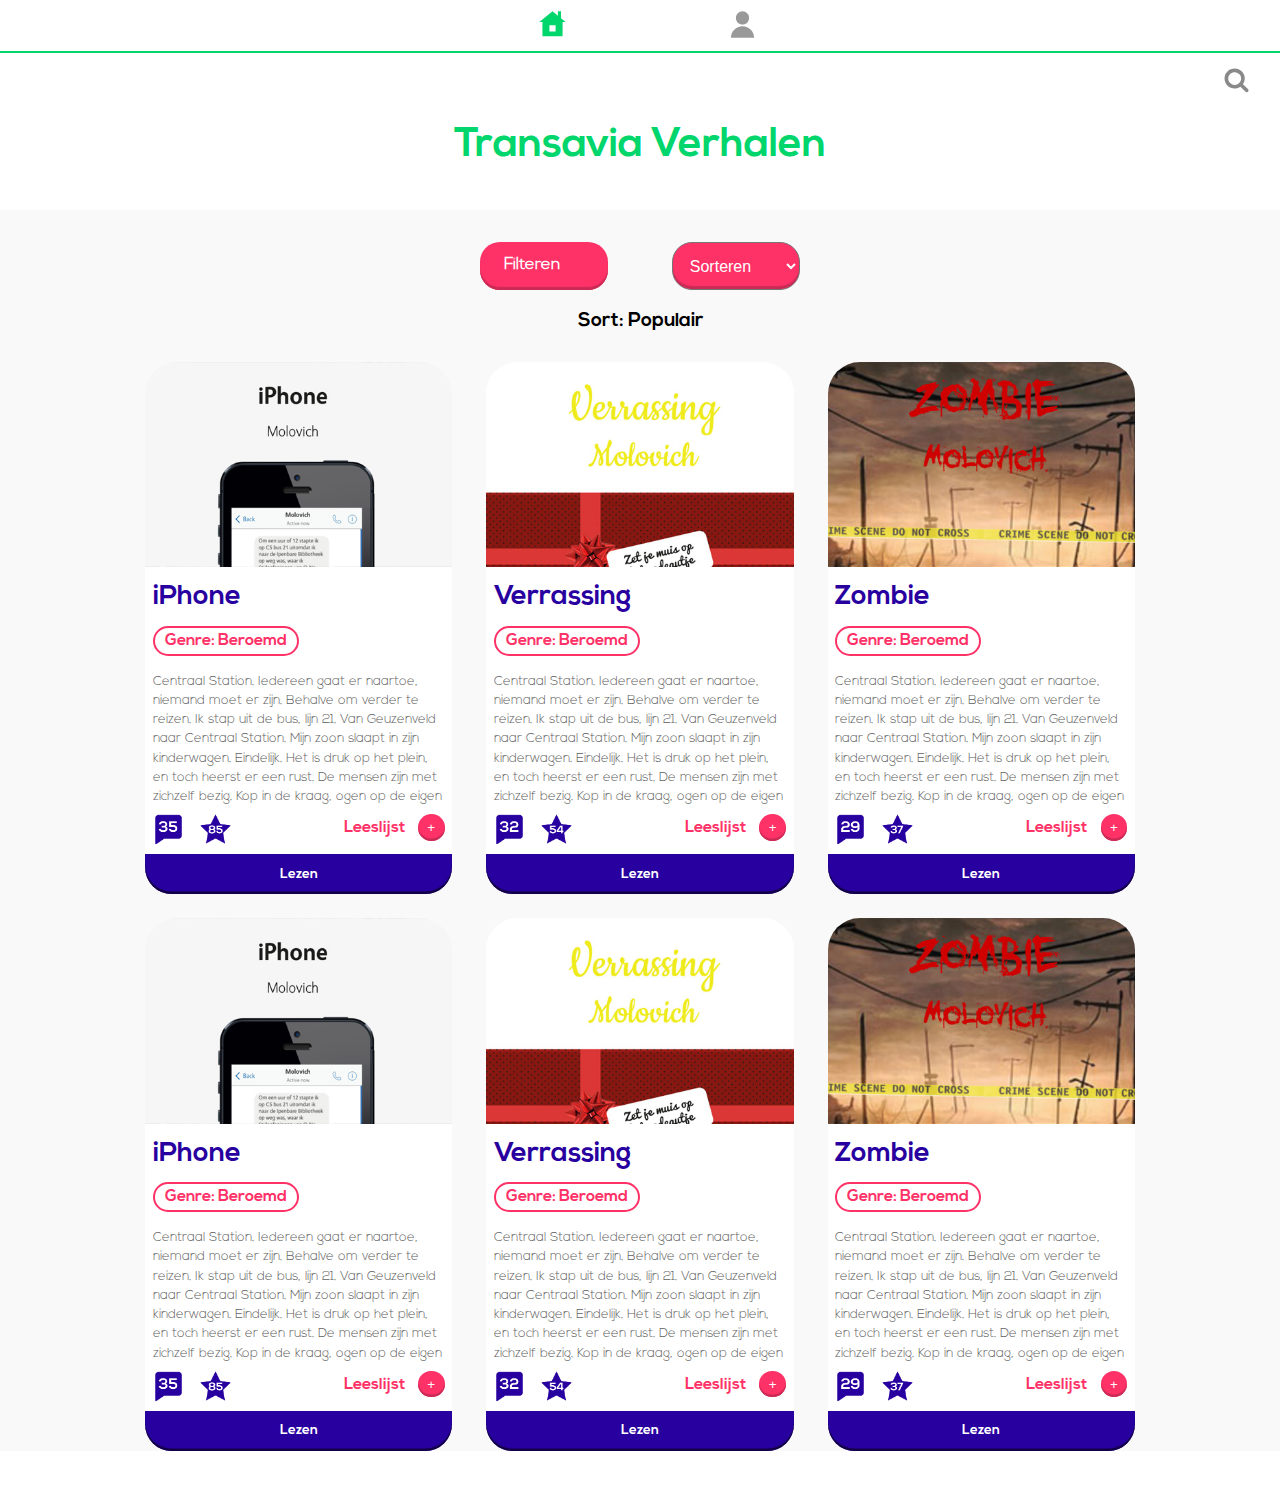
<file: index.html>
<!DOCTYPE html>
<html lang="nl">

<head>
    <meta charset="UTF-8">
    <title>Transavia Verhalen</title>
    <!--General--><link rel="stylesheet" href="stylesheet/stylesheet-general.css">
    <!--Navigatie--><link rel="stylesheet" href="stylesheet/stylesheet-nav.css">
    <!--Zoeken--><link rel="stylesheet" href="stylesheet/stylesheet-zoeken.css">
    <!--Verhaalblokje--><link rel="stylesheet" href="stylesheet/stylesheet-verhaalblokje.css">
    <!--Footer--><link rel="stylesheet" href="stylesheet/stylesheet-footer.css">
    <!--Fitleren-Sorteren--><link rel="stylesheet" href="stylesheet/stylesheet-filter-sort.css">
    <meta name="viewport" content="initial-scale=1">
</head>

<body>

    <header>
        <nav>
            <ul>
                <li class="active"><a href="index.html">Home</a></li>
                <li><a class="lid" href="aanmelden.html">Profiel<span>Maak een profiel aan om je verhalen in op te slaan!</span></a></li>
            </ul>
        </nav>
    </header>
       
        <section></section><!--Popup profiel-->
        <input type="search" name="zoeken" placeholder="Zoeken..">

    <main>
     
      <div class="Titel">
            <h1>Transavia Verhalen</h1>
        </div>
       <aside>
             <section>
              <span id="button" class="btn">Filteren</span>

                <div id="content">
                    <label><input type="checkbox">Korte verhalen</label>
                    <label><input type="checkbox">Lange verhalen</label>
                    <label><input type="checkbox">Schrijfstijl</label>
                    <label><input type="checkbox">Beroemd</label>
                    <label><input type="checkbox">Evenement</label>
                    <label><input type="checkbox">Grappig</label>
                    <label><input type="checkbox">Mens</label>
                    <label><input type="checkbox">Negatief</label>
                    <label><input type="checkbox">Perspectief</label>
                    <label><input type="checkbox">Poezië</label>
                    <label><input type="checkbox">Taal</label>
                </div>
                </section>
                <form>
                    <select name="Sorteren">
                        <option value="Sorteren">Sorteren</option>
                        <option value="Populaire-verhalen">Populaire verhalen</option>
                        <option value="Nog niet ontdekt">Nog niet ontdekt</option>
                        <option value="Alfabet-A-Z">Alfabet A-Z</option>
                        <option value="Alfabet-Z-A">Alfabet Z-A</option>
                        <option value="Nummer">Nummer</option>
                        <option value="Datum">Datum</option>
                    </select>
                </form>
    </aside>
       
    <h2 class="fixed-sort">Sort: Populair</h2>
       
       <section class="totaal-verhalen">
       
        <section class="verhaalblokje">
           <img src="images/verhalen/iphone.jpg" alt="iPhone verhaal">
            <article>
                <h3><a href="iphone.html">iPhone</a></h3>
                <h4 class="tag">Genre: Beroemd</h4>
                <p>Centraal Station. Iedereen gaat er naartoe, niemand moet er zijn. Behalve om verder te reizen. Ik stap uit de bus, lijn 21. Van Geuzenveld naar Centraal Station. Mijn zoon slaapt in zijn kinderwagen. Eindelijk. Het is druk op het plein, en toch heerst er een rust. De mensen zijn met zichzelf bezig. Kop in de kraag, ogen op de eigen voeten. Het miezert en het waait.</p>
                <footer class="footer-info ruimte">
                   <img class="leeslijst" src="images/icons/message-1.png" alt="Comments-icon">
                   <img class="leeslijst" src="images/icons/star-1.png" alt="Star-icon">
                    <a class="leeslijst leeslijst-actie">Leeslijst<button>+</button></a>
                </footer>
            </article>
            <button><a href="iphone.html">Lezen</a></button>
        </section>     
     
     <section class="verhaalblokje">
           <img src="images/verhalen/verrassing.jpg" alt="Verrassing verhaal">
            <article>
                <h3><a href="verrassing.html">Verrassing</a></h3>
                <h4 class="tag">Genre: Beroemd</h4>
                <p>Centraal Station. Iedereen gaat er naartoe, niemand moet er zijn. Behalve om verder te reizen. Ik stap uit de bus, lijn 21. Van Geuzenveld naar Centraal Station. Mijn zoon slaapt in zijn kinderwagen. Eindelijk. Het is druk op het plein, en toch heerst er een rust. De mensen zijn met zichzelf bezig. Kop in de kraag, ogen op de eigen voeten. Het miezert en het waait.</p>
                <footer class="footer-info ruimte">
                   <img class="leeslijst" src="images/icons/message-2.png" alt="Comments-icon">
                   <img class="leeslijst" src="images/icons/star-2.png" alt="Star-icon">
                    <a class="leeslijst leeslijst-actie">Leeslijst<button>+</button></a>
                </footer>
            </article>
            <button><a href="verrassing.html">Lezen</a></button>
        </section>
         
            <section class="verhaalblokje">
           <img src="images/verhalen/zombie.jpg" alt="Zombie verhaal">
            <article>
                <h3><a href="zombie.html">Zombie</a></h3>
                <h4 class="tag">Genre: Beroemd</h4>
                <p>Centraal Station. Iedereen gaat er naartoe, niemand moet er zijn. Behalve om verder te reizen. Ik stap uit de bus, lijn 21. Van Geuzenveld naar Centraal Station. Mijn zoon slaapt in zijn kinderwagen. Eindelijk. Het is druk op het plein, en toch heerst er een rust. De mensen zijn met zichzelf bezig. Kop in de kraag, ogen op de eigen voeten. Het miezert en het waait.</p>
                <footer class="footer-info ruimte">
                   <img class="leeslijst" src="images/icons/message-3.png" alt="Comments-icon">
                   <img class="leeslijst" src="images/icons/star-3.png" alt="Star-icon">
                    <a class="leeslijst leeslijst-actie">Leeslijst<button>+</button></a>
                </footer>
            </article>
            <button><a href="zombie.html">Lezen</a></button>
        </section>    
         
             <section class="verhaalblokje">
           <img src="images/verhalen/iphone.jpg" alt="iPhone verhaal">
            <article>
                <h3><a href="iphone.html">iPhone</a></h3>
                <h4 class="tag">Genre: Beroemd</h4>
                <p>Centraal Station. Iedereen gaat er naartoe, niemand moet er zijn. Behalve om verder te reizen. Ik stap uit de bus, lijn 21. Van Geuzenveld naar Centraal Station. Mijn zoon slaapt in zijn kinderwagen. Eindelijk. Het is druk op het plein, en toch heerst er een rust. De mensen zijn met zichzelf bezig. Kop in de kraag, ogen op de eigen voeten. Het miezert en het waait.</p>
                <footer class="footer-info ruimte">
                   <img class="leeslijst" src="images/icons/message-1.png" alt="Comments-icon">
                   <img class="leeslijst" src="images/icons/star-1.png" alt="Star-icon">
                    <a class="leeslijst leeslijst-actie">Leeslijst<button>+</button></a>
                </footer>
            </article>
            <button><a href="iphone.html">Lezen</a></button>
        </section>     
     
     <section class="verhaalblokje">
           <img src="images/verhalen/verrassing.jpg" alt="Verrassing verhaal">
            <article>
                <h3><a href="verrassing.html">Verrassing</a></h3>
                <h4 class="tag">Genre: Beroemd</h4>
                <p>Centraal Station. Iedereen gaat er naartoe, niemand moet er zijn. Behalve om verder te reizen. Ik stap uit de bus, lijn 21. Van Geuzenveld naar Centraal Station. Mijn zoon slaapt in zijn kinderwagen. Eindelijk. Het is druk op het plein, en toch heerst er een rust. De mensen zijn met zichzelf bezig. Kop in de kraag, ogen op de eigen voeten. Het miezert en het waait.</p>
                <footer class="footer-info ruimte">
                   <img class="leeslijst" src="images/icons/message-2.png" alt="Comments-icon">
                   <img class="leeslijst" src="images/icons/star-2.png" alt="Star-icon">
                    <a class="leeslijst leeslijst-actie">Leeslijst<button>+</button></a>
                </footer>
            </article>
            <button><a href="verrassing.html">Lezen</a></button>
        </section>
         
            <section class="verhaalblokje">
           <img src="images/verhalen/zombie.jpg" alt="Zombie verhaal">
            <article>
                <h3><a href="zombie.html">Zombie</a></h3>
                <h4 class="tag">Genre: Beroemd</h4>
                <p>Centraal Station. Iedereen gaat er naartoe, niemand moet er zijn. Behalve om verder te reizen. Ik stap uit de bus, lijn 21. Van Geuzenveld naar Centraal Station. Mijn zoon slaapt in zijn kinderwagen. Eindelijk. Het is druk op het plein, en toch heerst er een rust. De mensen zijn met zichzelf bezig. Kop in de kraag, ogen op de eigen voeten. Het miezert en het waait.</p>
                <footer class="footer-info ruimte">
                   <img class="leeslijst" src="images/icons/message-3.png" alt="Comments-icon">
                   <img class="leeslijst" src="images/icons/star-3.png" alt="Star-icon">
                    <a class="leeslijst leeslijst-actie">Leeslijst<button>+</button></a>
                </footer>
            </article>
            <button><a href="zombie.html">Lezen</a></button>
        </section>    
     </section>
    </main>
    
<script src="script/script.js"></script>
</body>

</html>
</file>
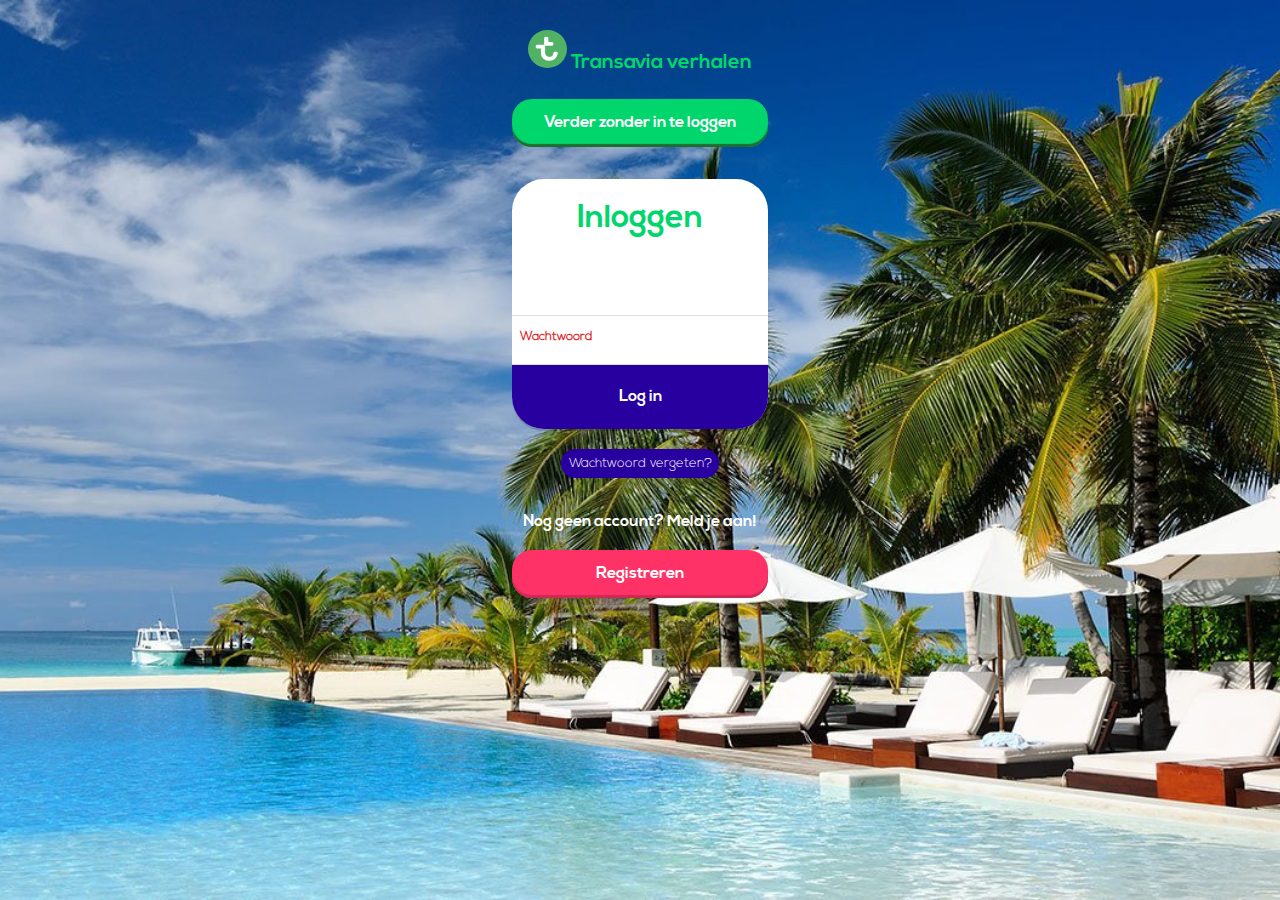
<file: aanmelden.html>
<!DOCTYPE html>
<html lang="en">
<head>
    <meta charset="UTF-8">
    <title>Aanmelden</title>
    <!--General--><link rel="stylesheet" href="stylesheet/stylesheet-general.css">
    <!--General--><link rel="stylesheet" href="stylesheet/stylesheet-aanmelden.css">
    <meta name="viewport" content="initial-scale=1">
    </head>
    
<body class="achtergrond">

<div class="section section-label">

<section class="aanmeld-btn">
         <h1><img src="images/Transavia/Transavia-logo.svg" alt="Transavia logo">Transavia verhalen</h1>
     </section>

<section class="aanmeld-btn">
          <a href="index.html"><button class="no-inlog">Verder zonder in te loggen</button></a>
      </section>
      
 <section>
  <form action="index.html">
    <fieldset>
     <legend>Inloggen</legend>
      <input id="email" name="email" type="email" autocomplete="off" required />
      <label for="email">Email</label>
    </fieldset>
    <fieldset>
      <input id="password" name="password" type="password" autocomplete="off" required />
      <label for="password">Wachtwoord</label>
    </fieldset>
    <fieldset>
      <input id="submit" name="submit" type="submit" autocomplete="off" value="Log in" required>
    </fieldset>
  </form> 
  <a><button class="vergeten">Wachtwoord vergeten?</button></a>
  </section>
  
  <section class="aanmeld-btn">
           <p>Nog geen account? Meld je aan!</p>
        <a><button class="registreren">Registreren</button></a>
       </section>
</div>

</body>
</html>
</file>
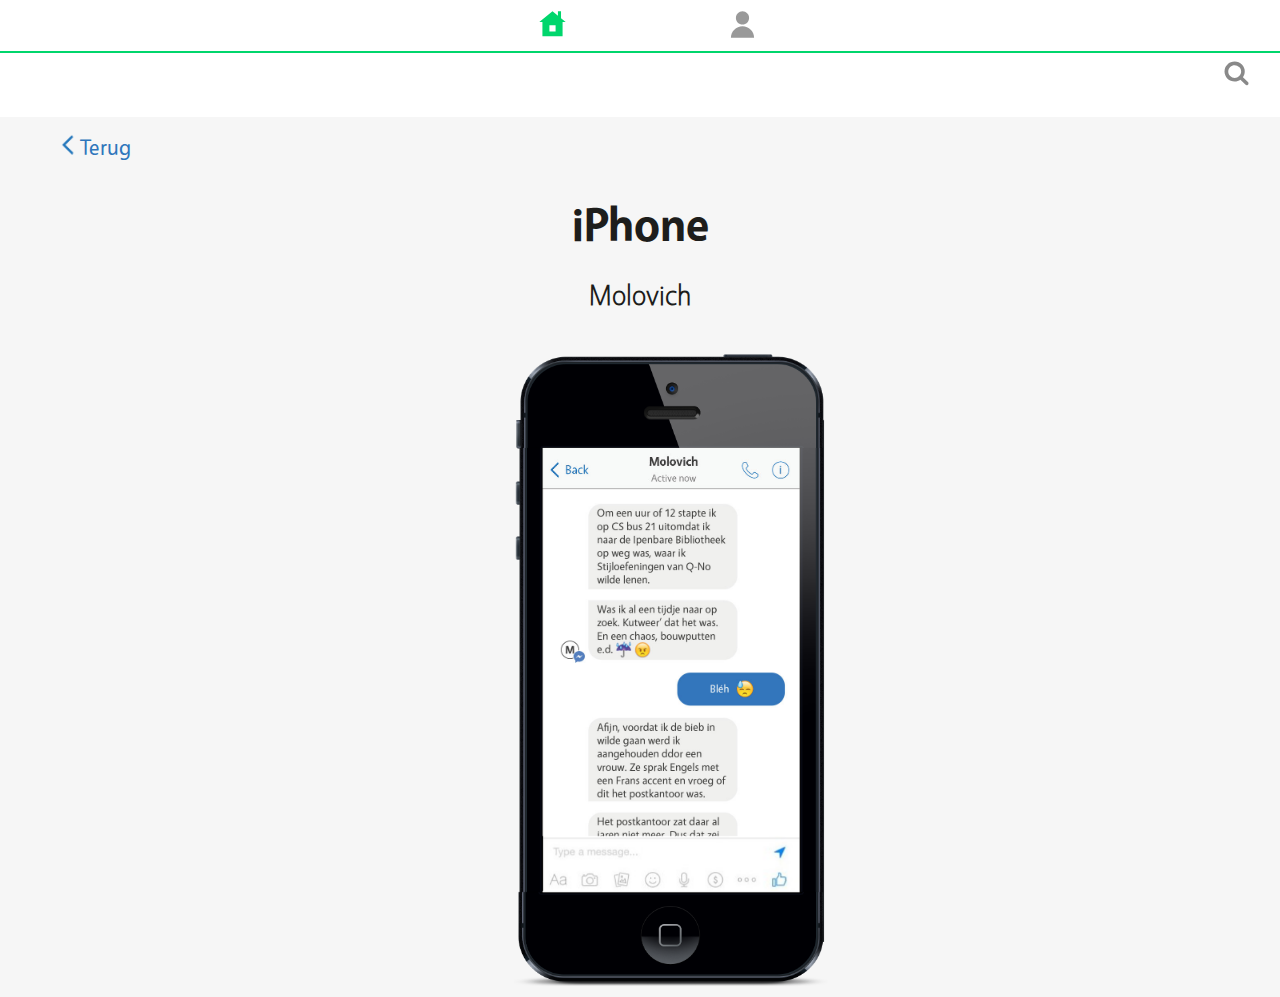
<file: iphone.html>
<!DOCTYPE html>
<html lang="nl">

<head>
    <meta charset="UTF-8">
    <title>iPhone</title>
    <!--General--><link rel="stylesheet" href="stylesheet/stylesheet-general.css">
    <!--Navigatie--><link rel="stylesheet" href="stylesheet/stylesheet-nav.css">
    <!--Zoeken--><link rel="stylesheet" href="stylesheet/stylesheet-zoeken.css">
    <!--iphone--><link rel="stylesheet" href="stylesheet/stylesheet-iphone.css">
    <meta name="viewport" content="initial-scale=1">
</head>

<body>

    <header>
        <nav>
            <ul>
                <li class="active"><a href="index.html">Home</a></li>
                <li><a class="lid" href="aanmelden.html">Profiel<span>Maak een profiel aan om je verhalen in op te slaan!</span></a></li>
            </ul>            
        </nav>
    </header>
        
        <input type="search" name="zoeken" placeholder="Zoeken..">
        
        <main>
          <aside><a href="index.html"><img src="images/iphone/backbutton.png" alt="Pijl naar links">Terug</a></aside>
          
           <div>
            <h1>iPhone</h1>
            <h2>Molovich</h2>
            </div>
           
            <section class="zonder-kader">
                <img src="images/iphone/iphone-bovenkant.jpg" alt="Messenger bovenkant">
                    <div class="box">
                      <img src="images/iphone/iphone-background-test.jpg" alt="Messenger gesprek">
                    </div>
                <img src="images/iphone/iphone-onderkant.jpg" alt="Messenger onderkant">
                </section>
                
                
                <section class="margin">
                <section class="met-kader">
                      <div class="box">
                      <img class="achtergrond" src="images/iphone/iphone-background-test.jpg" alt="Messenger gesprek">
                    </div>
                    <img class="bovenkant" src="images/iphone/iphone-bovenkant.jpg" alt="Messenger bovenkant">
                    <img class="onderkant" src="images/iphone/iphone-onderkant.jpg" alt="Messenger onderkant">
                    
                <img class="iphone-right" src="images/iphone/iphone-right.png" alt="iPhone rechts"/>
                <img class="iphone-left" src="images/iphone/iphone-left.png" alt="iPhone links" />
                
              <img class="iphone-bottom" src="images/iphone/iphone-bottom.png" alt="iPhone onderkant" />
              <img class="iphone-top" src="images/iphone/iphone-top.png" alt="iPhone bovenkant"/>
                </section>
                </section>
        </main>

</body>
</html>
</file>
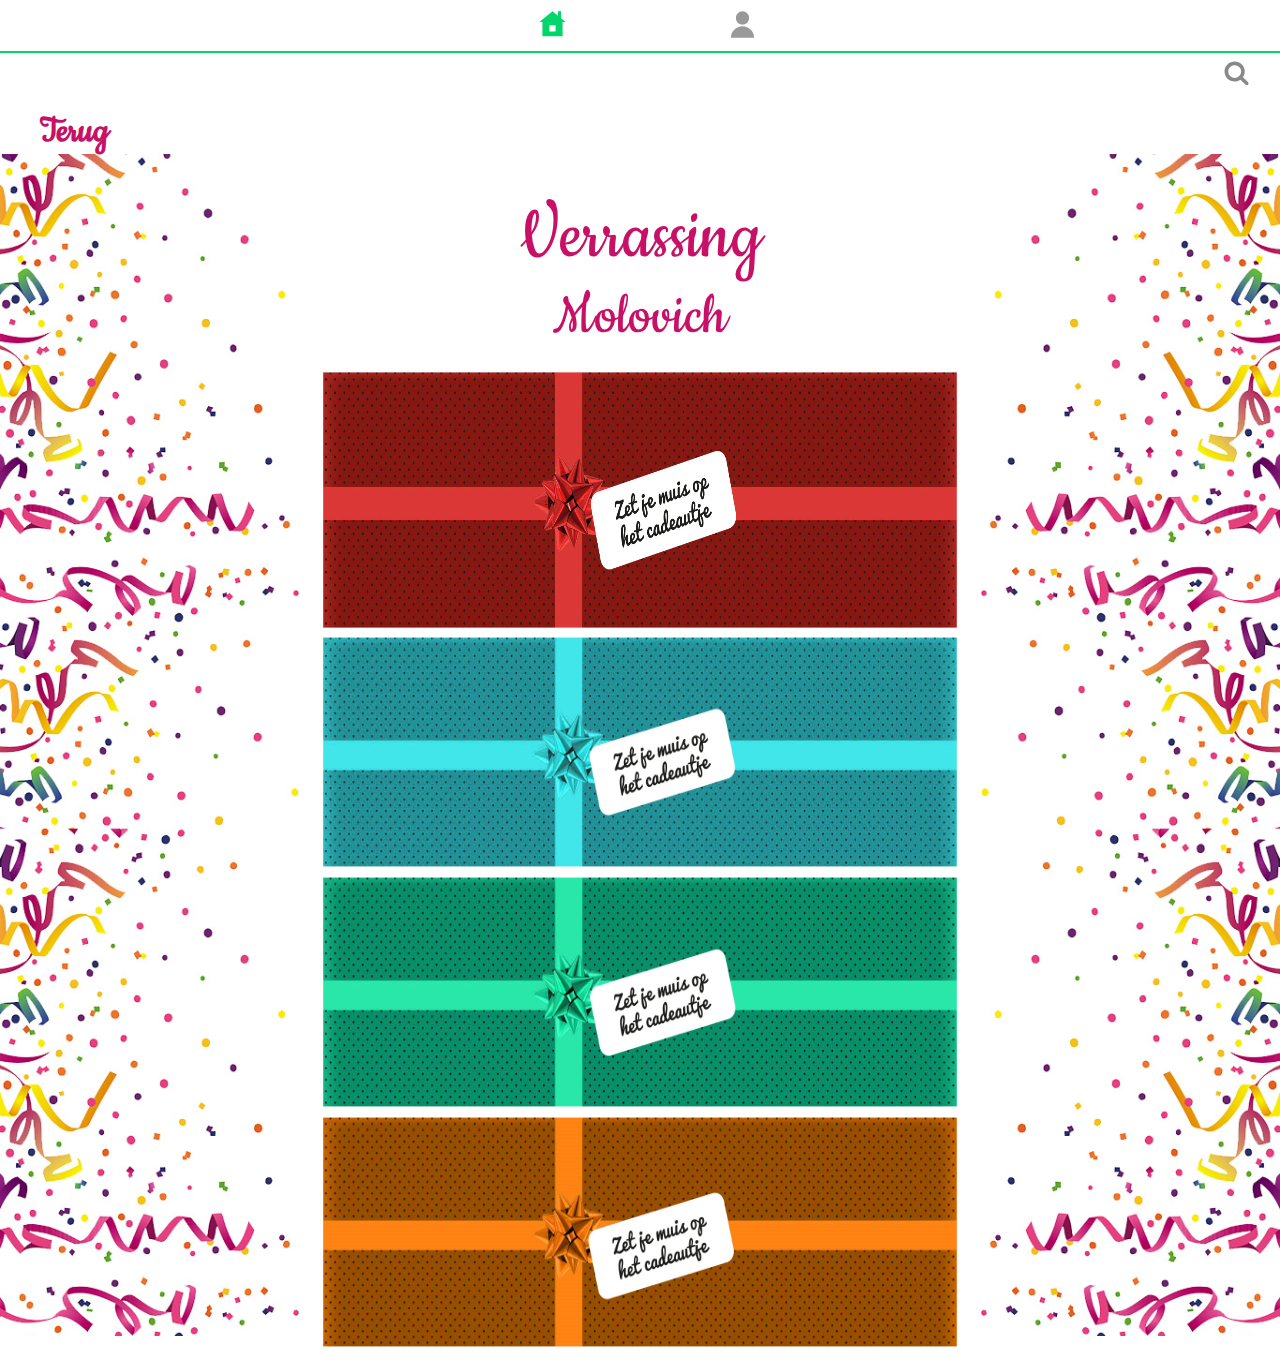
<file: verrassing.html>
<!DOCTYPE html>
<html lang="nl">

<head>
    <meta charset="UTF-8">
    <title>Zombie</title>
    <!--General--><link rel="stylesheet" href="stylesheet/stylesheet-general.css">
    <!--Navigatie--><link rel="stylesheet" href="stylesheet/stylesheet-nav.css">
    <!--Zoeken--><link rel="stylesheet" href="stylesheet/stylesheet-zoeken.css">
    <!--Verrassing--><link rel="stylesheet" href="stylesheet/stylesheet-verrassing.css">
    <link href="https://fonts.googleapis.com/css?family=Cookie" rel="stylesheet">
    <meta name="viewport" content="initial-scale=1">
</head>

<body>

    <header>
        <nav>
            <ul>
                <li class="active"><a href="index.html">Home</a></li>
                <li><a class="lid" href="aanmelden.html">Profiel<span>Maak een profiel aan om je verhalen in op te slaan!</span></a></li>
            </ul>            
        </nav>
    </header>
        
        <input type="search" name="zoeken" placeholder="Zoeken..">
        
        <main>
          <aside><a href="index.html">Terug</a></aside>
          
           <div>
            <h1>Verrassing</h1>
            <h2>Molovich</h2>
            </div>
            
            <section>
               <section class="cadeauverpakking">
                <p class="rood"> - ‘Biertje dan maar?’
                <img class="cadeau-vierkant" src="images/verrassing/cadeau-vierkant2-1.jpg" alt="Cadeau rode verpakking">
               <img class="cadeau-breed" src="images/verrassing/verpakking-breed.jpg" alt="Cadeau rode verpakking">
               <img class="cadeau-midden" src="images/verrassing/verpakking-breed-1.jpg" alt="Cadeau rode verpakking">
               <img class="cadeau-breder" src="images/verrassing/verpakking-breeder.jpg" alt="Cadeau rode verpakking">
               <img class="cadeau-breedst" src="images/verrassing/verpakking-breedst.jpg" alt="Cadeau rode verpakking">
– ‘Graag.’
– ‘Vermoeiende dag?’
– ‘Nah. Naar de bilbiotheek geweest. Met de bus.’
– ‘Gaat daar een bus naartoe?’
– ‘De bus stopt op het stationsplein.’
– ‘Ah. En vandaar moet je lopen?’
– ‘Ja, ik was met mijn zoon. Die sliep in zijn kinderwagen.’
– ‘Goed zo. Lekker wandelweer?’
– ‘Nee. Het regende en het waaide.’
– ‘Tja. Wat een chaos trouwens hè, daar.’
– ‘Nou! Die bouwputten! Ik moest godbetere het over een plank verder!’
– ‘Ja, schandalig is het. Maar wel mooi hè, die nieuwe bibliotheek.’
– ‘Ja, ik geloof het wel. Het was eigenlijk te groot om in z’n geheel te kunnen zien.’
– ‘Ik kan me nog herinneren dat daar ooit het postkantoor stond.’
 </p></section>
 <section class="cadeauverpakking">
 <p class="blauw">
 <img class="cadeau-vierkant" src="images/verrassing/cadeau-vierkant2-1-blauw.jpg" alt="Cadeau blauwe verpakking">
               <img class="cadeau-breed" src="images/verrassing/verpakking-breed-blauw.jpg" alt="Cadeau blauwe verpakking">
               <img class="cadeau-midden" src="images/verrassing/verpakking-breed-1-blauw.jpg" alt="Cadeau blauwe verpakking">
               <img class="cadeau-breder" src="images/verrassing/verpakking-breeder-blauw.jpg" alt="Cadeau blauwe verpakking">
               <img class="cadeau-breedst" src="images/verrassing/verpakking-breedst-blauw.jpg" alt="Cadeau blauwe verpakking">
– ‘Leuk dat je dat zegt. Vlak voordat ik de bibliotheek binnen wil gaan, vraagt een vrouw of dit het postkantoor is!’
– ‘Dat meen je niet! Onder welke steen hadden ze die vandaan getrokken.’
– ‘Onder een Franse steen.’
– ‘Ah. Vandaar. En, heb je haar kunnen vertellen waar ze dan moest zijn?’
– ‘Nee, dat was het vreemde. Ze werd afgeleid door een Renault 21 die zo’n honderd meter verder achteruit van ons aan het wegrijden was.’
– ‘Haar man?’
– ‘Wellicht. Anyways. Ik wil haar vertellen dat ze naar de Raadhuisstraat moet, maar ik denk dat ze me niet hoorde, want terwijl ik het zeg rent ze weg naar de Renault.’
</p></section>
     <section class="cadeauverpakking">
     <p class="groen">
     <img class="cadeau-vierkant" src="images/verrassing/cadeau-vierkant2-1-groen.jpg" alt="Cadeau groen verpakking">
               <img class="cadeau-breed" src="images/verrassing/verpakking-breed-groen.jpg" alt="Cadeau groen verpakking">
               <img class="cadeau-midden" src="images/verrassing/verpakking-breed-1-groen.jpg" alt="Cadeau groen verpakking">
               <img class="cadeau-breder" src="images/verrassing/verpakking-breeder-groen.jpg" alt="Cadeau groen verpakking">
               <img class="cadeau-breedst" src="images/verrassing/verpakking-breedst-groen.jpg" alt="Cadeau groen verpakking">
– ‘Eigenaardig.’
– ‘Ja, eigenaardig. Maar goed. Ik naar boven. Zoeken bij de Q. Maar niks hoor. Ik kijk op de computer. En volgens de computer is het gewoon aanwezig. Dus ik naar een medewerker. Die medewerker kijkt met me mee. Vindt ook niks.’
– ‘Vreemd.’
– ‘Vreemd ja. Maar die medewerker zegt dat ze bij het magazijn nog wel een exemplaar hebben. Moet ik even een mailtje sturen. Dus ik stuur een mail. Wacht vijftien minuten. Wat denk je?’
– ‘Nou?’
– ‘Volgens het magazijn ligt het boek gewoon waar het hoort te liggen.’
– ‘Dus?’
– ‘Dus? Dus dat was balen, want daar had ik de hele tijd al gekeken. 
</p></section>
         <section class="cadeauverpakking">
         <p class="oranje">
         <img class="cadeau-vierkant" src="images/verrassing/cadeau-vierkant2-1-oranje.jpg" alt="Cadeau oranje verpakking">
               <img class="cadeau-breed" src="images/verrassing/verpakking-breed-oranje.jpg" alt="Cadeau oranje verpakking">
               <img class="cadeau-midden" src="images/verrassing/verpakking-breed-1-oranje.jpg" alt="Cadeau oranje verpakking">
               <img class="cadeau-breder" src="images/verrassing/verpakking-breeder-oranje.jpg" alt="Cadeau oranje verpakking">
               <img class="cadeau-breedst" src="images/verrassing/verpakking-breedst-oranje.jpg" alt="Cadeau oranje verpakking">
–  En het boek lag echt niet waar het hoorde te liggen.’
– ‘Eigenaardig.’
– ‘Kun je wel zeggen ja.’
– ‘Dus je bent helemaal voor niks naar de bibliotheek gegaan.’
– ‘Kort gezegd komt het daar inderdaad op neer.’
– ‘Weggegooide dag.’
– ‘Nou. Ook weer niet helemaal. Want op het Bos en Lommerplein, vlak bij waar ik woon, vind ik in een babywinkel de perfecte babyschoentjes voor mijn zoon.’
– ‘Als je daar gelukkig van wordt… Welk boek zocht je eigenlijk?’
– ‘Stijloefeningen van Raymond Queneau.’
– ‘O ja? Wat grappig. Je bedoelt dit boek?’
– ‘Verdomd! Hoe kom je daaraan?’
– ‘Daar mag ik niks over loslaten. Nog een biertje?’
– ‘Ik sla alleen vliegen af.’
</p>
        </section>
        </section>
    </main>
</body>

</html>
</file>
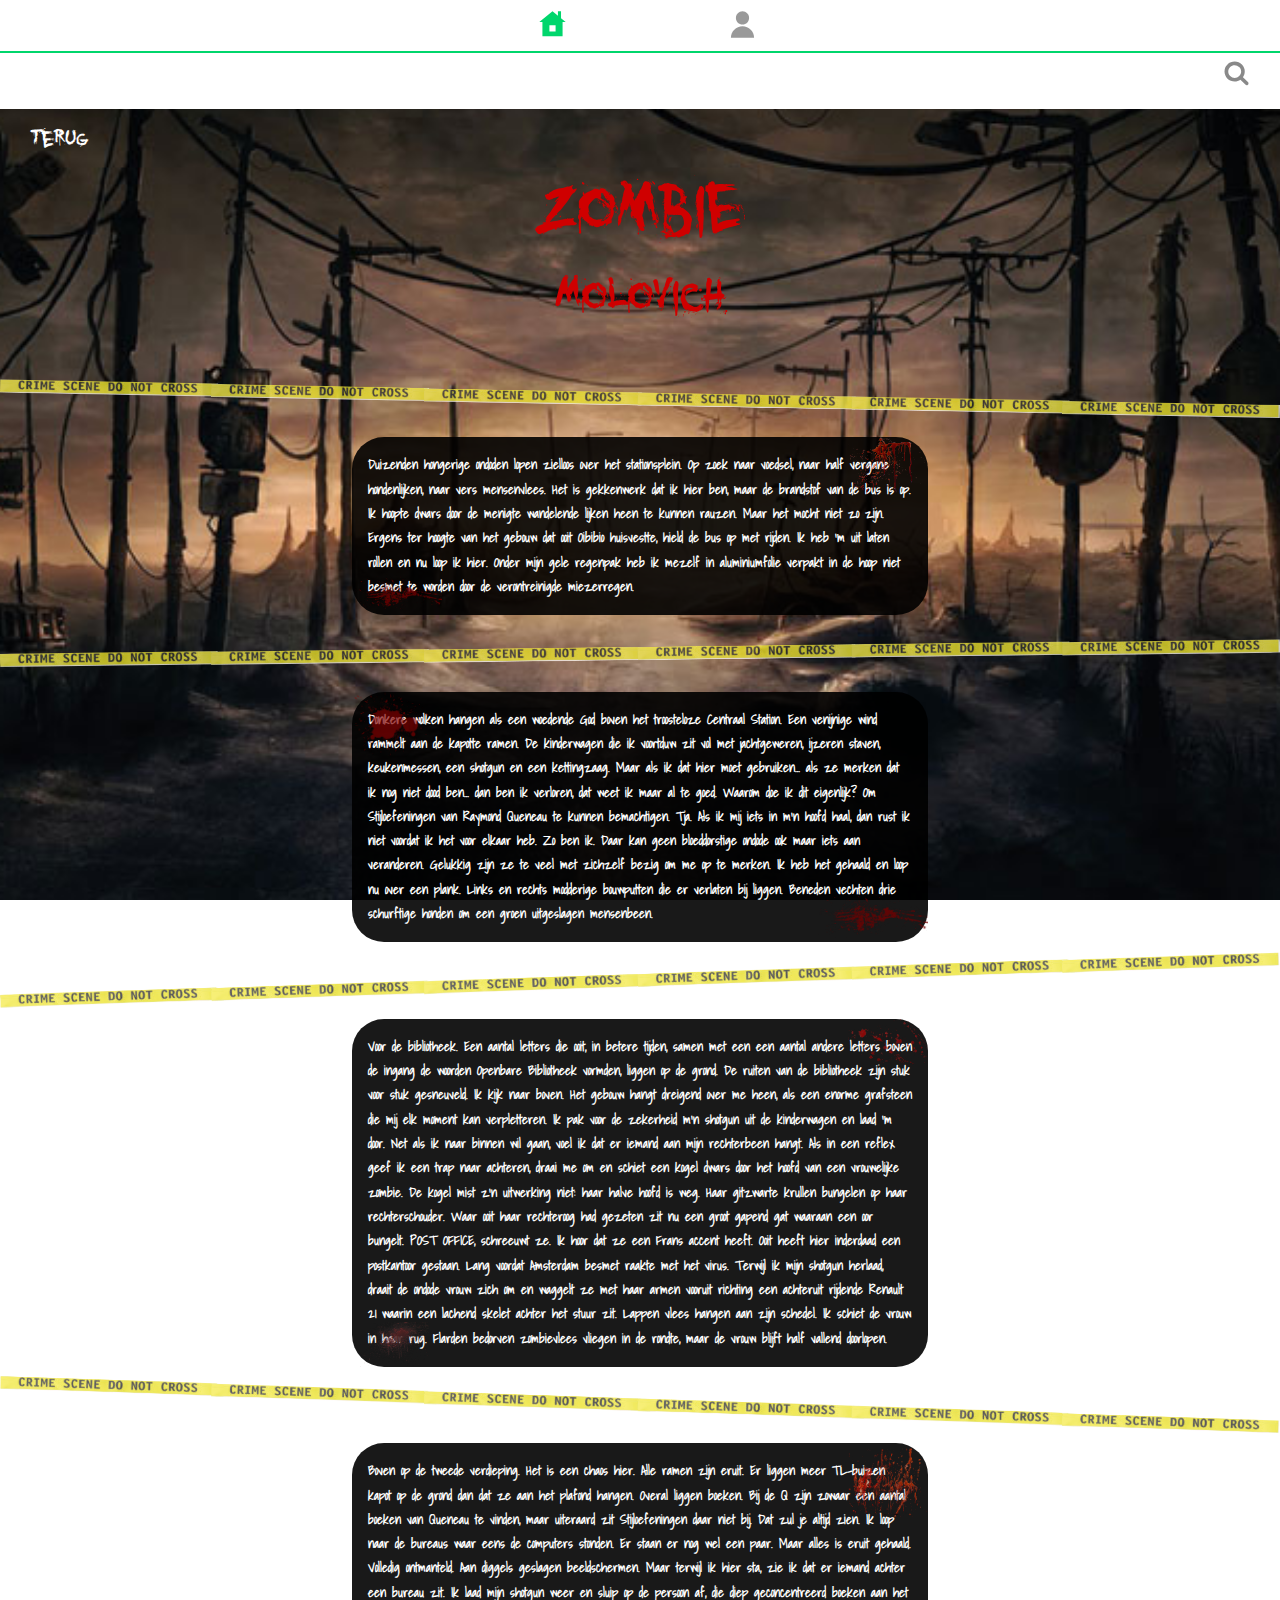
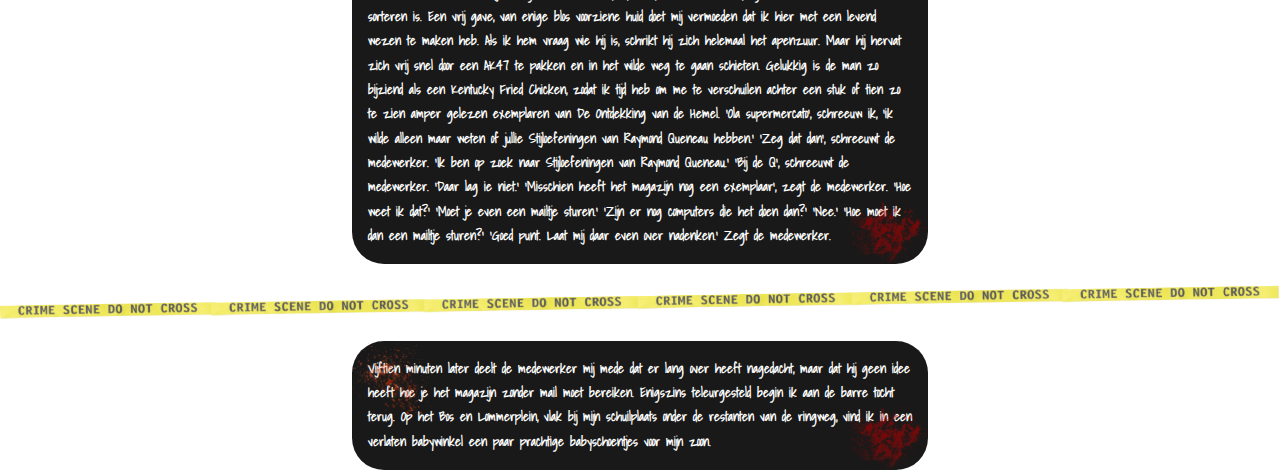
<file: zombie.html>
<!DOCTYPE html>
<html lang="nl">

<head>
    <meta charset="UTF-8">
    <title>Zombie</title>
    <!--General--><link rel="stylesheet" href="stylesheet/stylesheet-general.css">
    <!--Navigatie--><link rel="stylesheet" href="stylesheet/stylesheet-nav.css">
    <!--Zoeken--><link rel="stylesheet" href="stylesheet/stylesheet-zoeken.css">
    <!--Zombie--><link rel="stylesheet" href="stylesheet/stylesheet-zombie.css">
    <link href="https://fonts.googleapis.com/css?family=Shadows+Into+Light" rel="stylesheet">
    <meta name="viewport" content="initial-scale=1">
</head>

<body>

    <header>
        <nav>
            <ul>
                <li class="active"><a href="index.html">Home</a></li>
                <li><a class="lid" href="aanmelden.html">Profiel<span>Maak een profiel aan om je verhalen in op te slaan!</span></a></li>
            </ul>            
        </nav>

    </header>
        
        <input type="search" name="zoeken" placeholder="Zoeken..">
        
        <main>
          <aside><a href="index.html">Terug</a></aside>
          
           <div>
            <h1>Zombie</h1>
            <h2>Molovich</h2>
            </div>
           
           <img class="lint" src="images/zombie/lint-1-korter.png" alt="lint-1">
           <img class="lint-1" src="images/zombie/lint-1-kort.png" alt="lint-1">
           <img class="lint-2" src="images/zombie/lint-1.png" alt="lint-1">
            <section class="zombie-tekst">
               <img class="bloed bloed-1" src="images/zombie/blood1.png" alt="">
                <p>Duizenden hongerige ondoden lopen zielloos over het stationsplein. Op zoek naar voedsel, naar half vergane hondenlijken, naar vers mensenvlees. Het is gekkenwerk dat ik hier ben, maar de brandstof van de bus is op. Ik hoopte dwars door de menigte wandelende lijken heen te kunnen rauzen. Maar het mocht niet zo zijn. Ergens ter hoogte van het gebouw dat ooit Oibibio huisvestte, hield de bus op met rijden. Ik heb ‘m uit laten rollen en nu loop ik hier. Onder mijn gele regenpak heb ik mezelf in aluminiumfolie verpakt in de hoop niet besmet te worden door de verontreinigde miezerregen.<img class="bloed bloed-2" src="images/zombie/blood3.png" alt=""></p></section>
                
                <img class="lint" src="images/zombie/lint-2-korter.png" alt="lint-2">
               <img class="lint-1" src="images/zombie/lint-2-kort.png" alt="lint-2">
               <img class="lint-2" src="images/zombie/lint-2.png" alt="lint-2">
                <section class="zombie-tekst">
                <img class="bloed bloed-3" src="images/zombie/blood2.png" alt="">
                <p>Donkere wolken hangen als een woedende God boven het troosteloze Centraal Station. Een venijnige wind rammelt aan de kapotte ramen. De kinderwagen die ik voortduw zit vol met jachtgeweren, ijzeren staven, keukenmessen, een shotgun en een kettingzaag. Maar als ik dat hier moet gebruiken… als ze merken dat ik nog niet dood ben… dan ben ik verloren, dat weet ik maar al te goed. Waarom doe ik dit eigenlijk? Om Stijloefeningen van Raymond Queneau te kunnen bemachtigen. Tja. Als ik mij iets in m’n hoofd haal, dan rust ik niet voordat ik het voor elkaar heb. Zo ben ik. Daar kan geen bloeddorstige ondode ook maar iets aan veranderen. Gelukkig zijn ze te veel met zichzelf bezig om me op te merken. Ik heb het gehaald en loop nu over een plank. Links en rechts modderige bouwputten die er verlaten bij liggen. Beneden vechten drie schurftige honden om een groen uitgeslagen mensenbeen.</p><img class="bloed bloed-2-2" src="images/zombie/blood3.png" alt=""></section>
                
                <img class="lint" src="images/zombie/lint-3-korter.png" alt="lint-3">
               <img class="lint-1" src="images/zombie/lint-3-kort.png" alt="lint-3">
               <img class="lint-2" src="images/zombie/lint-3.png" alt="lint-3">
                
                <section class="zombie-tekst">
                <img class="bloed bloed-4" src="images/zombie/blood4.png" alt="">
                <p>Voor de bibliotheek. Een aantal letters die ooit, in betere tijden, samen met een een aantal andere letters boven de ingang de woorden Openbare Bibliotheek vormden, liggen op de grond. De ruiten van de bibliotheek zijn stuk voor stuk gesneuveld. Ik kijk naar boven. Het gebouw hangt dreigend over me heen, als een enorme grafsteen die mij elk moment kan verpletteren. Ik pak voor de zekerheid m’n shotgun uit de kinderwagen en laad ‘m door. Net als ik naar binnen wil gaan, voel ik dat er iemand aan mijn rechterbeen hangt. Als in een reflex geef ik een trap naar achteren, draai me om en schiet een kogel dwars door het hoofd van een vrouwelijke zombie. De kogel mist z’n uitwerking niet: haar halve hoofd is weg. Haar gitzwarte krullen bungelen op haar rechterschouder. Waar ooit haar rechteroog had gezeten zit nu een groot gapend gat waaraan een oor bungelt. POST OFFICE, schreeuwt ze. Ik hoor dat ze een Frans accent heeft. Ooit heeft hier inderdaad een postkantoor gestaan. Lang voordat Amsterdam besmet raakte met het virus. Terwijl ik mijn shotgun herlaad, draait de ondode vrouw zich om en waggelt ze met haar armen vooruit richting een achteruit rijdende Renault 21 waarin een lachend skelet achter het stuur zit. Lappen vlees hangen aan zijn schedel. Ik schiet de vrouw in haar rug. Flarden bedorven zombievlees vliegen in de rondte, maar de vrouw blijft half vallend doorlopen.</p><img class="bloed bloed-5" src="images/zombie/blood5.png" alt=""></section>
                
                <img class="lint" src="images/zombie/lint-4-korter.png" alt="lint-4">
               <img class="lint-1" src="images/zombie/lint-4-kort.png" alt="lint-4">
               <img class="lint-2" src="images/zombie/lint-4.png" alt="lint-4">
                <section class="zombie-tekst">
                <img class="bloed bloed-6" src="images/zombie/blood6.png" alt="">
                <p>Boven op de tweede verdieping. Het is een chaos hier. Alle ramen zijn eruit. Er liggen meer TL-buizen kapot op de grond dan dat ze aan het plafond hangen. Overal liggen boeken. Bij de Q zijn zowaar een aantal boeken van Queneau te vinden, maar uiteraard zit Stijloefeningen daar niet bij. Dat zul je altijd zien. Ik loop naar de bureaus waar eens de computers stonden. Er staan er nog wel een paar. Maar alles is eruit gehaald. Volledig ontmanteld. Aan diggels geslagen beeldschermen. Maar terwijl ik hier sta, zie ik dat er iemand achter een bureau zit. Ik laad mijn shotgun weer en sluip op de persoon af, die diep geconcentreerd boeken aan het sorteren is. Een vrij gave, van enige blos voorziene huid doet mij vermoeden dat ik hier met een levend wezen te maken heb. Als ik hem vraag wie hij is, schrikt hij zich helemaal het apenzuur. Maar hij hervat zich vrij snel door een AK47 te pakken en in het wilde weg te gaan schieten. Gelukkig is de man zo bijziend als een Kentucky Fried Chicken, zodat ik tijd heb om me te verschuilen achter een stuk of tien zo te zien amper gelezen exemplaren van De Ontdekking van de Hemel. ‘Ola supermercato‘, schreeuw ik, ‘ik wilde alleen maar weten of jullie Stijloefeningen van Raymond Queneau hebben.’ ‘Zeg dat dan’, schreeuwt de medewerker. ‘Ik ben op zoek naar Stijloefeningen van Raymond Queneau.’ ‘Bij de Q’, schreeuwt de medewerker. ‘Daar lag ie niet.’ ‘Misschien heeft het magazijn nog een exemplaar’, zegt de medewerker. ‘Hoe weet ik dat?’ ‘Moet je even een mailtje sturen.’ ‘Zijn er nog computers die het doen dan?’ ‘Nee.’ ‘Hoe moet ik dan een mailtje sturen?’ ‘Goed punt. Laat mij daar even over nadenken.’ Zegt de medewerker.</p><img class="bloed bloed-7" src="images/zombie/blood7.png" alt=""></section>
                
                <img class="lint" src="images/zombie/lint-5-korter.png" alt="lint-5">
               <img class="lint-1" src="images/zombie/lint-5-kort.png" alt="lint-5">
               <img class="lint-2" src="images/zombie/lint-5.png" alt="lint-5">
                <section class="zombie-tekst">
                <img class="bloed bloed-8" src="images/zombie/blood8.png" alt="">
                <p>Vijftien minuten later deelt de medewerker mij mede dat er lang over heeft nagedacht, maar dat hij geen idee heeft hoe je het magazijn zonder mail moet bereiken. Enigszins teleurgesteld begin ik aan de barre tocht terug. Op het Bos en Lommerplein, vlak bij mijn schuilplaats onder de restanten van de ringweg, vind ik in een verlaten babywinkel een paar prachtige babyschoentjes voor mijn zoon.</p><img class="bloed bloed-7" src="images/zombie/blood7.png" alt="">
                </section>
        </main>

</body>

</html>
</file>
<file: stylesheet/stylesheet-general.css>
/*csslint order-alphabetical:false,outline-none:false, universal-selector:false, box-model:false, qualified-headings: false, unique-headings:false, box-sizing:false, fallback-colors:false compatible-vendor-prefixes:false*/

/*
========================================================
    BROWSER RESET - gebaseerd op html5 doctor css reset
     http://html5doctor.com/html-5-reset-stylesheet
========================================================
*/
html,body,div,span,object,iframe,h1,h2,h3,h4,h5,h6,p,blockquote,pre,abbr,address,cite,code,del,dfn,em,img,ins,kbd,q,samp,small,strong,sub,sup,var,b,i,dl,dt,dd,ol,ul,li,fieldset,form,label,legend,table,caption,tbody,tfoot,thead,tr,th,td,article,aside,canvas,details,figcaption,figure,footer,header,hgroup,menu,nav,section,summary,time,mark,audio,video{margin:0;padding:0;border:0;outline:0;vertical-align:baseline;background:transparent}
article,aside,details,figcaption,figure,footer,header,hgroup,main,menu,nav,section{display:block}
nav ul{list-style:none}
ul{margin-left:1.1em;}
a{margin:0;padding:0;font-size:100%;vertical-align:baseline;background:transparent}
table{border-collapse:collapse;border-spacing:0}
hr{display:block;height:1px;border:0;border-top:1px solid #ccc;margin:1em 0;padding:0}
input,select{vertical-align:middle}
*,*:before,*:after{box-sizing: border-box;}
/*     EINDE BROWSER RESET */

/* General */

@font-face {
    font-family: NexaBold;
    src: url(../webfont/nexa/NexaBold.otf);
}

@font-face {
    font-family: NexaLight;
    src: url(../webfont/nexa/NexaLight.otf);
}

body {
    font-family: 'NexaLight', 'Arial';
    background-color: white;
    background-color: #fff;
}

/* main */

main {
    background: white;
    background: #f9f9f9;
}


h1, h2, h3, h4 {
    font-family: 'NexaBold', 'Arial';
    color: lawngreen;
    color: #00d66c;
    line-height: 1.625em;
}

h1 {
    font-size: 1.7em;
    line-height: 2em;
    cursor: default;
}

h2 {
    font-size: 1.2em;
    color: black;
    color: #000;
}

.fixed-sort {
    text-align: center;
    cursor: default;
}

h3 {
    font-size: 1.7em;
    line-height: 2em;
}

h4 {
    font-size: 1em;
}

p {
    font-size: 0.8em;
    color: grey;
    color: #606060;
    line-height: 1.5em;
}

a {
    text-decoration: none;
    color: blue;
    color: #2800a0;
    transition: all 0.5s ease-in-out;
}

.Titel{
    margin-top: 4em;
    padding-bottom: 1em;
    font-size: 1em;
    text-align: center;
    background: white;
    background: #fff;
    width: 100%;
}
div > h1 {
    padding-top: 1.8em;
}

@media (min-width: 27em) {
.Titel {
    font-size: 1.5em;
    margin-top: 2.5em;
}
    div > h1 {
    padding-top: 1.1em;
}
}

/* code van: http://codepen.io/zakkain/pen/phjBC */

body::-webkit-scrollbar {
    width: 0.3em;
}

@media (min-width: 27em) {
body::-webkit-scrollbar {
    width: 0.5em;
}
}

 
body::-webkit-scrollbar-track {
    -webkit-box-shadow: inset 0 0 6px rgba(0,0,0,0.3);
}
 
body::-webkit-scrollbar-thumb {
  background-color: #00d66c;
}
</file>
<file: stylesheet/stylesheet-nav.css>
/*csslint order-alphabetical:false,outline-none:false, universal-selector:false, box-model:false, qualified-headings: false, unique-headings:false, box-sizing:false, fallback-colors:false compatible-vendor-prefixes:false*/

/*
========================================================
    BROWSER RESET - gebaseerd op html5 doctor css reset
     http://html5doctor.com/html-5-reset-stylesheet
========================================================
*/
html,body,div,span,object,iframe,h1,h2,h3,h4,h5,h6,p,blockquote,pre,abbr,address,cite,code,del,dfn,em,img,ins,kbd,q,samp,small,strong,sub,sup,var,b,i,dl,dt,dd,ol,ul,li,fieldset,form,label,legend,table,caption,tbody,tfoot,thead,tr,th,td,article,aside,canvas,details,figcaption,figure,footer,header,hgroup,menu,nav,section,summary,time,mark,audio,video{margin:0;padding:0;border:0;outline:0;vertical-align:baseline;background:transparent}
article,aside,details,figcaption,figure,footer,header,hgroup,main,menu,nav,section{display:block}
nav ul{list-style:none}
ul{margin-left:1.1em;}
a{margin:0;padding:0;font-size:100%;vertical-align:baseline;background:transparent}
table{border-collapse:collapse;border-spacing:0}
hr{display:block;height:1px;border:0;border-top:1px solid #ccc;margin:1em 0;padding:0}
input,select{vertical-align:middle}
*,*:before,*:after{box-sizing: border-box;}
/*     EINDE BROWSER RESET */

/* Header */

header {
    left: 0;
    top: 0;
    width: 100%;
    background-color: white;
    background-color: #fff;
}

/* Nav */

header {
    position: fixed;
}
header nav{
    background-color: white;
    background-color: #fff;
    border-bottom: 0.15em solid limegreen;
    border-bottom: 0.15em solid #00d66c;
}

header nav ul {
    display: flex;
    justify-content: space-around;
}

@media (min-width: 50em) {
    header nav ul {
    justify-content: center;
}
    header nav ul li:first-child {
    margin-right: 5em;
}
}


nav > ul > li:nth-of-type(1) a { 
    background-image:url(../images/menu/home.svg);
    transition: background-image 0.6s ease-in-out;
}

nav > ul > li:nth-of-type(1) a:hover { 
    background-image:url(../images/menu/home-hover.svg);
}

nav > ul > li.active:nth-of-type(1) a { 
    background-image:url(../images/menu/home-active.svg);
}

nav > ul > li:nth-of-type(2) a { 
    background-image:url(../images/menu/profiel.svg);
    transition: background-image 0.6s ease-in-out;
}

nav > ul > li:nth-of-type(2) a:hover { 
    background-image:url(../images/menu/profiel-hover.svg);
}

nav > ul > li.active:nth-of-type(2) a { 
    background-image:url(../images/menu/profiel-active.svg);
}

header nav li{
    margin: 0.5em;
}

header nav li a{
    color: transparent;
    font-size: 2em;
    background-position:center;
    background-repeat: no-repeat;
}

@media (min-width: 27em) {
    header nav li a {
    font-size: 2.2em;
}
}

/* code van http://www.cssportal.com/css-tooltip-generator/# */ 

nav a.lid {
  position: relative;
  display: inline;
}

nav a.lid span {
  position: absolute;
  width: 8em;
  color: white;
  color: #fff;
  background: limegreen;
  background: #00D66C;
  height: 7em;
  text-align: center;
  visibility: hidden;
  border-radius: 2em;
  font-size: 0.5em;
  line-height: 1.5;
  padding: 0.5em;
  transition: 0.5s ease;
  font-weight: bolder;
}

nav a.lid span:after {
  content: '';
  position: absolute;
  bottom: 100%;
  left: 50%;
}

nav a:hover.lid span {
  visibility: visible;
  opacity: 0.9;
  top: 2.5em;
  left: 3.5em;
  margin-left: -4.5em;
}
</file>
<file: stylesheet/stylesheet-zoeken.css>
/*csslint order-alphabetical:false,outline-none:false, universal-selector:false, box-model:false, qualified-headings: false, unique-headings:false, box-sizing:false, fallback-colors:false compatible-vendor-prefixes:false*/

/*
========================================================
    BROWSER RESET - gebaseerd op html5 doctor css reset
     http://html5doctor.com/html-5-reset-stylesheet
========================================================
*/
html,body,div,span,object,iframe,h1,h2,h3,h4,h5,h6,p,blockquote,pre,abbr,address,cite,code,del,dfn,em,img,ins,kbd,q,samp,small,strong,sub,sup,var,b,i,dl,dt,dd,ol,ul,li,fieldset,form,label,legend,table,caption,tbody,tfoot,thead,tr,th,td,article,aside,canvas,details,figcaption,figure,footer,header,hgroup,menu,nav,section,summary,time,mark,audio,video{margin:0;padding:0;border:0;outline:0;vertical-align:baseline;background:transparent}
article,aside,details,figcaption,figure,footer,header,hgroup,main,menu,nav,section{display:block}
nav ul{list-style:none}
ul{margin-left:1.1em;}
a{margin:0;padding:0;font-size:100%;vertical-align:baseline;background:transparent}
table{border-collapse:collapse;border-spacing:0}
hr{display:block;height:1px;border:0;border-top:1px solid #ccc;margin:1em 0;padding:0}
input,select{vertical-align:middle}
*,*:before,*:after{box-sizing: border-box;}
/*     EINDE BROWSER RESET */

/* input search */

input[type=search] {
    width: 0;
    box-sizing: border-box;
    border: 2px solid #fff;
    border-radius: 4px;
    background-color: white;
    background-color: #fff;
    background-image: url('../images/menu/search.svg');
    background-position: 5px 5px;
    background-repeat: no-repeat;
    background-size: 2em;
    padding: 12px 20px 12px 40px;
    transition: width 0.5s ease-in-out;
    float: right;
}

input[type=search]:hover {
    cursor: pointer;
}

input[type=search]:focus {
    width: 100%;
    border: 2px solid grey;
    border: 2px solid #ccc;
    background-image: url('../images/menu/search-focus.svg');
}
</file>
<file: stylesheet/stylesheet-verhaalblokje.css>
/*csslint order-alphabetical:false,outline-none:false, universal-selector:false, box-model:false, qualified-headings: false, unique-headings:false, box-sizing:false, fallback-colors:false compatible-vendor-prefixes:false*/

/*
========================================================
    BROWSER RESET - gebaseerd op html5 doctor css reset
     http://html5doctor.com/html-5-reset-stylesheet
========================================================
*/
html,body,div,span,object,iframe,h1,h2,h3,h4,h5,h6,p,blockquote,pre,abbr,address,cite,code,del,dfn,em,img,ins,kbd,q,samp,small,strong,sub,sup,var,b,i,dl,dt,dd,ol,ul,li,fieldset,form,label,legend,table,caption,tbody,tfoot,thead,tr,th,td,article,aside,canvas,details,figcaption,figure,footer,header,hgroup,menu,nav,section,summary,time,mark,audio,video{margin:0;padding:0;border:0;outline:0;vertical-align:baseline;background:transparent}
article,aside,details,figcaption,figure,footer,header,hgroup,main,menu,nav,section{display:block}
nav ul{list-style:none}
ul{margin-left:1.1em;}
a{margin:0;padding:0;font-size:100%;vertical-align:baseline;background:transparent}
table{border-collapse:collapse;border-spacing:0}
hr{display:block;height:1px;border:0;border-top:1px solid #ccc;margin:1em 0;padding:0}
input,select{vertical-align:middle}
*,*:before,*:after{box-sizing: border-box;}
/*     EINDE BROWSER RESET */

/*Verhaalblokje*/

.verhaalblokje {
    width: 90%;
    border-radius: 2em 2em 2em 2em;
    margin: 0 auto;
    background: white;
    background: #fff;
    margin-top: 1.5em;
    transition: all .5s ease-in-out;
}

.animation {
    animation: opslaan 1.5s linear;
}

@media (min-width: 27em) {
    .verhaalblokje {
    width: 45%;
}
}

@media (min-width: 50em) {
    .verhaalblokje {
    width: 30%;
}
    .totaal-verhalen {
        width: 85%;
        margin: 0 auto;
    }
}

@media (min-width: 70em) {
    .totaal-verhalen {
        width: 80%;
        margin: 0 auto;
    }
}

.verhaalblokje:hover {
    transform: scale(1.02);
    box-shadow:0 0 1em grey;
    box-shadow:0 0 1em #999;
}


@keyframes opslaan {
    0% {
    transform: translate(0, 0);    
  }
  100% {
    transform: translate(25%, -110%) scale(0.1);
      opacity: 0;
  }
}

.verhaalblokje > article > h3 a:hover {
    color: limegreen;
    color: #00d66c;
}

.verhaalblokje > article > p {
    height: 10.5em;
    overflow: hidden;
}

.verhaalblokje > img {
    width: 100%;
    border-radius: 2em 2em 0 0;
}

.verhaalblokje > article {
    width: 95%;
    margin: 0 auto;
}

.verhaalblokje > button {
    font-family: 'NexaBold', 'Arial';
    width: 100%;
    border-radius: 0 0 2em 2em;
    height: 3em;
    border: none;
    background-color: blue;
    background-color: #2800a0;
    box-shadow: inset 0 -.1875em .0625em darkblue;
    box-shadow: inset 0 -.1875em .0625em #120145;
    cursor: pointer;
    transition: all 1s ease-in-out;
}

.verhaalblokje > button:hover {
    background-color: darkblue;
    background-color: #120145;
}

.verhaalblokje > button > a {
    color: white;
    color: #fff;
}

.tag {
    color: deeppink;
    color: #ff3268;
    border: 2px solid hotpink;
    border: 2px solid #ff3268;
    width: 60%;
    border-radius: 1em;
    margin-bottom: 1em;
    text-align: center;
}

@media (min-width: 27em) {
    .tag {
    width: 75%;
}
}

@media (min-width: 70em) {
    .tag {
    width: 50%;
}
}

.totaal-verhalen {
    display: flex;
    flex-wrap: wrap;
    margin-bottom: 3em;
}
</file>
<file: stylesheet/stylesheet-footer.css>
/*csslint order-alphabetical:false,outline-none:false, universal-selector:false, box-model:false, qualified-headings: false, unique-headings:false, box-sizing:false, fallback-colors:false compatible-vendor-prefixes:false*/

/*
========================================================
    BROWSER RESET - gebaseerd op html5 doctor css reset
     http://html5doctor.com/html-5-reset-stylesheet
========================================================
*/
html,body,div,span,object,iframe,h1,h2,h3,h4,h5,h6,p,blockquote,pre,abbr,address,cite,code,del,dfn,em,img,ins,kbd,q,samp,small,strong,sub,sup,var,b,i,dl,dt,dd,ol,ul,li,fieldset,form,label,legend,table,caption,tbody,tfoot,thead,tr,th,td,article,aside,canvas,details,figcaption,figure,footer,header,hgroup,menu,nav,section,summary,time,mark,audio,video{margin:0;padding:0;border:0;outline:0;vertical-align:baseline;background:transparent}
article,aside,details,figcaption,figure,footer,header,hgroup,main,menu,nav,section{display:block}
nav ul{list-style:none}
ul{margin-left:1.1em;}
a{margin:0;padding:0;font-size:100%;vertical-align:baseline;background:transparent}
table{border-collapse:collapse;border-spacing:0}
hr{display:block;height:1px;border:0;border-top:1px solid #ccc;margin:1em 0;padding:0}
input,select{vertical-align:middle}
*,*:before,*:after{box-sizing: border-box;}
/*     EINDE BROWSER RESET */

/*footer*/

footer {
    display: flex;
}
 
.footer-info {
  list-style: none;
  display: flex;
  margin-top: 0.5em;
  margin-bottom: 0.5em;
}

.ruimte {
    justify-content: space-between;
}

footer > img {
    height: 2em;
}

.leeslijst {
    text-decoration: none;
    font-family: 'NexaBold', 'Arial';
    color: deeppink;
    color: #ff3268;
}

.leeslijst:nth-of-type(2) {
    margin-right:auto;
    margin-left: 1em;
}

.leeslijst > button {
    margin-left: 1em;
    border: none;
    border-radius: 50%;
    background-color: deeppink;
    background-color: #ff3268;
    color: white;
    color: #fff;
    width: 2em;
    height: 2em;
    align-content: center;
    box-shadow: inset 0 -.1875em .0625em hotpink;
    box-shadow: inset 0 -.1875em .0625em #ca2b55;
    cursor: pointer;
}

.leeslijst > button:hover {
    background-color: hotpink;
    background-color: #ca2b55;
}
</file>
<file: stylesheet/stylesheet-filter-sort.css>
/*csslint order-alphabetical:false,outline-none:false, universal-selector:false, box-model:false, qualified-headings: false, unique-headings:false, box-sizing:false, fallback-colors:false compatible-vendor-prefixes:false*/

/*
========================================================
    BROWSER RESET - gebaseerd op html5 doctor css reset
     http://html5doctor.com/html-5-reset-stylesheet
========================================================
*/
html,body,div,span,object,iframe,h1,h2,h3,h4,h5,h6,p,blockquote,pre,abbr,address,cite,code,del,dfn,em,img,ins,kbd,q,samp,small,strong,sub,sup,var,b,i,dl,dt,dd,ol,ul,li,fieldset,form,label,legend,table,caption,tbody,tfoot,thead,tr,th,td,article,aside,canvas,details,figcaption,figure,footer,header,hgroup,menu,nav,section,summary,time,mark,audio,video{margin:0;padding:0;border:0;outline:0;vertical-align:baseline;background:transparent}
article,aside,details,figcaption,figure,footer,header,hgroup,main,menu,nav,section{display:block}
nav ul{list-style:none}
ul{margin-left:1.1em;}
a{margin:0;padding:0;font-size:100%;vertical-align:baseline;background:transparent}
table{border-collapse:collapse;border-spacing:0}
hr{display:block;height:1px;border:0;border-top:1px solid #ccc;margin:1em 0;padding:0}
input,select{vertical-align:middle}
*,*:before,*:after{box-sizing: border-box;}
/*     EINDE BROWSER RESET */

aside {
    display: flex;
    margin: 0 auto;
    margin-top: 2em;
    margin-bottom: 1em;
    width: 100%;
}

@media (min-width: 27em) {
    aside {
    width: 50%;
}
}

@media (min-width: 50em) {
    aside {
    width: 30%;
}
}

/* Form */

form {
    margin: 0 auto;
}

form select {
    width: 8em;
    height: 3em;
    color: white;
    color: #fff;
    font-size: 1rem;
    background-color: deeppink;
    background-color: #ff3268;
    box-shadow: inset 0 -.1875em .0625em hotpink;
    box-shadow: inset 0 -.1875em .0625em #ca2b55;
    cursor: pointer;
    border-radius: 1.25em;
    padding: 0.8em;
    transition: all 0.5s ease-in-out;
}

form select:hover {
    transform: scale(1.1);
    background-color: hotpink;
    background-color: #ca2b55;
    box-shadow: inset 0 -.1875em .0625em darkred;
    box-shadow: inset 0 -.1875em .0625em #7f1737;
}

/* Button filter */

/* http://weggeefcode.nl/ button filter */

aside > section {
    margin: 0 auto;
}

.btn {
    transition: .2s;
    cursor: pointer;
    width: 8em;
    height: 3em;
    margin: 0 auto;
    background-color: deeppink;
    background-color: #ff3268;
    box-shadow: inset 0 -.1875em .0625em hotpink;
    box-shadow: inset 0 -.1875em .0625em #ca2b55;
    color: white;
    color: #fff;
    padding: .4375em 1.5em .5625em;
    font-weight: bold;
    line-height: 2;
    display: block;
    border-radius: 1.25em;
    min-height: 1.5rem;
    min-width: 1.5rem;
    transition: all 0.5s ease-in-out;
}

.btn:hover {
    transform: scale(1.05);
    background-color: deeppink;
    background-color: #ca2b55;
    box-shadow: inset 0 -.1875em .0625em darkred;
    box-shadow: inset 0 -.1875em .0625em #7f1737;
}

#content {
    background-color: deeppink;
    background-color: #ff3268;
    box-shadow: inset 0 -.1875em .0625em hotpink;
    box-shadow: inset 0 -.1875em .0625em #ca2b55;
    color: white;
    color: #fff;
    padding: .4375em 1.5em .5625em;
    font-weight: bold;
    line-height: 1.5;
    cursor: pointer;
    display: flex;
    flex-direction: column;
    border-radius: 1.25em;
    min-height: 1.5rem;
    min-width: 1.5rem;
    width: 13em;
}

#content input {
    margin-right: 1em;
}

#content label {
    transition: all 0.5s ease-in-out;  
}

#content label:hover {
    transform: scale(1.1);
}

/* De .hidden class verbergt de #content met display:none; */

.hidden {
    display: none!important;
}
</file>
<file: stylesheet/stylesheet-aanmelden.css>
/* body aanmelden */

html, body {
    height: 100%;
}

.achtergrond {
    background: #f3e5d8;
    background: url(../images/vakantie.jpg);
    background-size: cover;
    background-position: 50% 50%;
    background-repeat: no-repeat;
    height: 5em;
}

div {
    width: 90%;
}

@media (min-width: 27em) {
div {
    width: 60%;
}
}

@media (min-width: 42em) {
div {
    width: 40%;
}
}

@media (min-width: 65em) {
div {
    width: 30%;
}
}

@media (min-width: 80em) {
div {
    width: 20%;
}
}

.section {
   margin: 0 auto;
   text-align: center;
   color: white;
   color: #fff;
}

/* Formulier */

form {
   width: 100%;
   margin: 0 auto 20px;
   border-radius: 2em;
   padding-top: 1.5em;
   background: white;
   background: #fff;
}

fieldset {
   margin: 0;
   padding: 0;
   border: 0;
}

/* code van https://jsfiddle.net/o44ggpvh/ */

input {
   font-family: 'NexaLight', 'Arial';
   display: block;
   width: 100%;
   height: 3em;
   padding: 16px 8px;
   border: 0;
   border-radius: 0;
   font-size: 1em;
   font-weight: 400;
   line-height: 1;
   background: white;
   background: rgba(255, 255, 255, 1);
   color: black;
   color: #212121;
   outline: 0;
   transition: all 0.2s ease-in-out;
}

.section-label fieldset {
   position: relative;
}

.section-label fieldset:last-child input {
   border-radius: 0 0 2em 2em;
   box-shadow: 0 2px 0 grey;
   box-shadow: 0 2px 0 rgba(0, 0, 0, 0.15);
}

.section-label fieldset + fieldset {
   border-top: 1px solid lightgrey;
   border-top: 1px solid #ddd;
}

.section-label label {
   position: absolute;
   top: 15px;
   left: 8px;
   color: grey;
   color: #909090;
   transition: all 0.2s ease-in-out;
}

.section-label fieldset:first-child label {
    top: 80px;
}

.section-label legend {
    font-family: 'NexaBold', 'Arial';
    margin-bottom: 1em;
    font-size: 2em;
    color: lawngreen;
    color: #00d66c;
}

.section-label input:valid, .section-label input:focus {
   padding: 22px 8px 10px;
}

.section-label input:focus {
   outline: 0;
   background: white;
   background: #fff;
}

.section-label input:valid + label, .section-label input:focus + label {
   color: lawngreen;
   color: #00d66c;    
   font-family: 'NexaBold', 'Arial';
   font-weight: 700;
   font-size: 12px;
   transform: translate3d(0, -10px, 0);
}

.section-label input:invalid + label, .section-label input:focus + label {
   color: red;
   color: #dd2626;    
   font-weight: 700;
   font-size: 12px;
}

input[value="Log in"] {
   font-family: 'NexaBold', "Arial";
   height: 4em;
   font-size: 16px;
   font-weight: 400;
   line-height: 1;
   color: white;
   color: #fff; 
   background-color: blue;    
   background-color: #2800a0;
   box-shadow: inset 0 -.1875em .0625em darkblue;
   box-shadow: inset 0 -.1875em .0625em #120145;
   cursor: pointer;
   transition: all 0.5s ease-in-out;
}

.section-label input[value="Log in"]:hover {
   background-color: darkblue;
   background-color: #120145;
}

.section-label input[value="Log in"]:valid, .section-label input[value="Log in"]:focus {
   padding: 0;
}

/* Vergeten button */

.vergeten {
   font-family: 'NexaLight', 'Arial';
   font-size: 0.8em;
   color: white;
   color: #fff;
   background: #2800a0;
   border: none;
   cursor: pointer;
   text-decoration: none;
   padding: 0.6em;
   border-radius: 2em;
   transition: transform 1s ease-in-out;
}
.vergeten:hover {
   transform: scale(1.1);
   text-decoration: underline;
}

/* aanmeld-btn */

.aanmeld-btn {
   width: 100%;
}

.aanmeld-btn > h1 {
   font-size: 1.25em;
   margin-top: 1.5em;
   color: lawngreen;
   color: #00d66c;
}

.aanmeld-btn > h1 > img {
   width: 15%;
   margin-right: 0.2em;
}

.aanmeld-btn > p {
   text-align: center;
   font-family: 'NexaBold', 'Arial';
   font-size: 1em;
   color: white;
   color: #fff;
   margin-top: 0.8em;
}

@media (min-width: 80em) {
.aanmeld-btn > p {
   margin-top: 2em;
}
}

/* Zonder account */

.no-inlog {
    margin-top: 1em;
    margin-bottom: 2em;
    width: 100%;
    height: 3em;
    color: #fff;
    font-size: 1em;
    background-color: lawngreen;
    background-color: #00d66c;
    box-shadow: inset 0 -.1875em .0625em darkgreen;
    box-shadow: inset 0 -.1875em .0625em #226b2f;
    cursor: pointer;
    border: none;
    border-radius: 1.25em;
    padding: 0.8em;
    transition: all 0.5s ease-in-out;
    font-family: 'NexaBold', 'Arial';
}

.no-inlog:hover {
    transform: scale(1.1);
    background-color: green;
    background-color: #226b2f;
    box-shadow: inset 0 -.1875em .0625em darkgreen;
    box-shadow: inset 0 -.1875em .0625em #0d3a15;
}

/* Registreren */

.registreren {
    margin-top: 1em;
    margin-bottom: 2em;
    height: 3em;
    width: 100%;
    color: #fff;
    font-size: 1rem;
    background-color: deeppink;
    background-color: #ff3268;
    box-shadow: inset 0 -.1875em .0625em hotpink;
    box-shadow: inset 0 -.1875em .0625em #ca2b55;
    cursor: pointer;
    border: none;
    border-radius: 1.25em;
    padding: 0.8em;
    transition: all 0.5s ease-in-out;
    font-family: 'NexaBold', 'Arial';
}

.registreren:hover {
    transform: scale(1.1);
    background-color: hotpink;
    background-color: #ca2b55;
    box-shadow: inset 0 -.1875em .0625em darkred;
    box-shadow: inset 0 -.1875em .0625em #7f1737;
}
</file>
<file: stylesheet/stylesheet-iphone.css>
@font-face {
    font-family: VegurBold;
    src: url(../webfont/vegur/VegurBold.otf);
}

@font-face {
    font-family: VegurLight;
    src: url(../webfont/vegur/VegurLight.otf);
}

@font-face {
    font-family: VegurRegular;
    src: url(../webfont/vegur/VegurRegular.otf);
}

header {
    position: inherit;
}

aside {
    margin-top: 3em;
    padding-left: 1em;
    padding-top: 1em;
    padding-bottom: 1em;
}

aside a {
    text-decoration: none;
    color: lightblue;
    color: #2f76bc;
    font-size: 1em;
    font-family: 'VegurRegular', 'Arial';
}

aside img {
    width: 0.67em;
    margin-right: 0.2em;
}

div {
    background: white;
    background: #f6f6f6;
}

div h1 {
    padding-top: 0;
}

h1 {
    margin-top: 0;
    font-family: 'VegurBold', 'Arial';
    font-size: 1.8em;
    text-align: center;
    background: white;
    background: #f6f6f6;
    color: black;
    color: #1d1d1b;
}

h2 {
    margin-bottom:1em;
    font-family: 'VegurLight', 'Arial';
    font-size: 1.2em;
    text-align: center;
    color: black;
    color: #1d1d1b;
}

main, section {
    background: white;
    background: #f6f6f6;
}

section img {
    width: 100%;
}

.met-kader {
    display: none;
}

.zonder-kader {
    background: white;
    background: #fff;
}

/* code van http://codepen.io/team/css-tricks/pen/5ff94380c4edf4d0b1409504ed1f3315 */

.box {
  border: none;
  width: 100%;
  height: 25em;
  overflow-y: scroll;
  overflow-x: hidden;
}

/* code van: http://codepen.io/zakkain/pen/phjBC */

.box::-webkit-scrollbar {
    width: 0.2em;
}
 
.box::-webkit-scrollbar-track {
    -webkit-box-shadow: inset 0 0 6px rgba(0,0,0,0.3);
}
 
.box::-webkit-scrollbar-thumb {
  background-color: #3b77bb;
}
 
body::-webkit-scrollbar-thumb {
  background-color: #3b77bb;
}

.box img {
  width: 100%;
}

@media (min-width: 30em) {

    .zonder-kader {
    display: none;
}
    main {
        height: 100vh;
    }
    
    h1 {
        font-size: 2em;
    }

    h2 {
        font-size: 1.4em;
    }
    
    .margin {
        width: 65%;
        margin: 0 auto;
    }
    
    .met-kader {
    display: block;
    position: relative;
    left: 0;
    top: 0;
}    
    .box {
        position: relative; 
        top: 6.5em; 
        left: 1.4em;
        width: 12em;
        height: 19em;
    }
    
    
.iphone-top {
    position: absolute; 
    top: 0; 
    left: 0;
    width: 15em;
}

.iphone-bottom {
    position: absolute; 
    top: 28em; 
    left: 0.15em;
    width: 14.65em;
}

.iphone-right {
    position: absolute; 
    top: 4.5em; 
    left: 13.23em;
    width: 1.5em;
}

.iphone-left {
    position: absolute; 
    top: 4.55em; 
    left: -0.15em;
    width: 1.98em;
}
    
    .bovenkant {
    position: absolute; 
    top: 4.7em; 
    left: 1.65em;
    width: 11.7em;
}
    
    .onderkant {
    position: absolute; 
    top: 25.5em; 
    left: 1.4em;
    width: 12.1em;
}    
}

@media (min-width: 25em) {
    .margin {
        width: 50%;
    }
}
@media (min-width: 30em) {
    .margin {
        width: 45%;
    }
    aside a {
        padding-left: 2em;
    }
    aside {
    margin-top: 4em;
}
}

@media (min-width: 35em) {
    .margin {
        width: 55%;
    }
    main {
        height: 55em;
    }

    aside a {
        font-size: 1.4em;
    }


    h1 {
        font-size: 3em;
    }

    h2 {
        font-size: 1.8em;
    }
    
    .box {
        position: relative; 
        top: 8.7em; 
        left: 2em;
        width: 16em;
        height: 22em;
    }
    
    .iphone-top {
    width: 20em;
}

    .iphone-bottom {
        top: 34em; 
        width: 19.6em;
    }

    .iphone-right {
        left: 17.7em;
        width: 2em;
    }

    .iphone-left {
        left: -0.10em;
        width: 2.5em;
    }
        .bovenkant {
        top: 6.2em; 
        left: 1.9em;
        width: 16.1em;
    }
        .onderkant {
        top: 30.5em; 
        left: 1.9em;
        width: 16.1em;
    }

}
@media (min-width: 40em) {
    .margin {
        width: 45%;
    }
}
@media (min-width: 45em) {
    .margin {
        width: 40%;
    }
}

@media (min-width: 50em) {
    .margin {
        width: 35%;
    }
}

@media (min-width: 52em) {
    .margin {
        width: 38%;
    }
}

@media (min-width: 55em) {
    .margin {
        width: 30%;
    }
}

@media (min-width: 60em) {
    .margin {
        width: 32%;
    }
}


@media (min-width: 65em) {
    .margin {
        width: 30%;
    }
}

@media (min-width: 70em) {
    .margin {
        width: 25%;
    }
}

@media (min-width: 80em) {
    .margin {
        width: 20%;
    }
}
</file>
<file: stylesheet/stylesheet-verrassing.css>
@font-face {
    font-family: MarckScript;
    src: url(../webfont/verrassingfont/MarckScript/MarckScript.ttf);
}

@font-face {
    font-family: Cookie;
    src: url(../webfont/verrassingfont/Cookie/Cookie-Regular.otf);
}

header {
    position: inherit;
}

main {
    margin-top: 3.5em;
    background: white;
    background: #fff;
}

div > h1 {
    padding-top: 0em;
    margin-top: 0.5em;
}

h1, h2 {
    font-family: 'Cookie', 'Cookie', cursive, 'Arial';
    font-size: 4em;
    color: deeppink;
    color: #c71066;
    font-weight: 100;
    line-height: 1.1;
    text-align: center;
    cursor: default;
    animation: rainbow 15s infinite alternate;
}

aside a {
    font-family: 'Cookie', 'Cookie', cursive, 'Arial';
    margin-left: 1em;
    font-size: 1.5em;
    font-weight: bold;
    color: deeppink;
    color: #c71066;
}

aside a:hover {
    color: orange;
    color: #f4861b;
}

aside {
    border: 1em;
    background: white;
    background: #fff;
}

@keyframes rainbow {
    0% {
    color: deeppink; 
    color: #c71066;    
  }
    20% {
    color: purple; 
    color: #a710c7;    
  }
    40% {
    color: skyblue;     
    color: #1077c7;    
  }
    60% {
    color: greenyellow;     
    color: #10c76f;    
  }
    80% {
    color: yellow;     
    color: #f4ec1b;    
  }
  100% {
    color: orange;   
    color: #f4861b;
  }
}

h2 {
    font-size: 3em;
    margin-bottom: 0.5em;
}

.cadeauverpakking {
    position: relative;
    width: 100%;
    margin: 0 auto;
}

p {
    font-family: 'MarckScript', 'Arial';
    width: 100%;  
    margin: 0 auto;
    font-size: 1em;
    color: black;
    color: #000;
    margin-bottom: 1em;
    padding: 0.5em;
    background: white;
    background: rgba(255, 255, 255, 0.8);
}

.rood {
    color: darkred;
    color: #6e141c;
}

.blauw {
    color: mediumturquoise;
    color: #105155;
}

.groen {
    color: darkgreen;
    color: #144e0d;
}

.oranje {
    color: darkred;
    color: #412a06;
}

@media (min-width: 27em) {
    main {
    background-image: url(../images/verrassing/achtergrond.jpg);
    background-size: 100%;
    }
    
    .cadeauverpakking {
    width: 80%;
}
}

@media (min-width: 40em) {
    .cadeauverpakking {
    width: 60%;
}
    
h1 {
    font-size: 5em;
}

h2 {
    font-size: 4em;
}
    
    aside a {
        font-size: 2.5em;
    }
}

@media (min-width: 70em) {
    .cadeauverpakking {
    width: 45%;
}
}

.cadeau-breed {
    display: none;
}

.cadeau-midden {
    display: none;
}

.cadeau-breder {
    display: none;
}

.cadeau-breedst{
    display: none;
}

img {
    position: absolute;
    top: 0;
    left: 0;
    transition: all 0.6s ease-in-out;
    height: 100%;
    width: 100%;
}

img:hover {
    opacity: 0;
}

@media (min-width: 27em) {
    .cadeau-vierkant {
        display: none;
    }
    .cadeau-midden {
    display: block;
}
}

@media (min-width: 60em) {
    .cadeau-midden {
        display: none;
    }
    .cadeau-breed {
    display: block;
    transform: scale(1.1);
}
    p {
        margin-bottom: 2em;
    }
}

@media (min-width: 70em) {
    .cadeau-breed {
        display: none;
    }
    .cadeau-breder {
    display: block;
    transform: scale(1.1);
}
}

body::-webkit-scrollbar-thumb {
  background-color: deeppink;
  background-color: #c71066;
}
</file>
<file: stylesheet/stylesheet-zombie.css>
@font-face {
    font-family: YouMurder;
    src: url(../webfont/zombiefont/blambot_youmurderer-bb/youmurdererbb_reg.otf);
}

main {
    background: black;
    background: rgba(0, 0, 0, 1);
}

div h1 {
    padding-top: 0;
}

h1, h2 {
    font-family: 'YouMurder', 'Arial';
    font-size: 5em;
    color: red;
    color: #cf0000;
    font-weight: 100;
    line-height: 1.1;
    text-align: center;
    cursor: default;
}

h2 {
    font-size: 3em;
    margin-bottom: 0.5em;
}

p {
  color: white;
  color: #fff;
  font-family: 'Shadows Into Light', cursive, 'Arial';
}

aside {
    font-family: 'YouMurder', 'Arial';
    font-weight: 100;
    margin-top: 3em;
    padding-left: 1em;
    padding-top: 1em;
}

aside a {
    font-size: 2em;
    color: white;
    color: #fff;
    font-weight: 100;
}

aside a:hover {
    color: red;
    color: #cf0000;
}

.lint {
    width: 100%;
    margin: 0 auto;
}

.lint-1 {
    width: 100%;
    margin: 0 auto;
    display: none;
}

.lint-2 {
    width: 100%;
    display: none;
    margin: 0 auto;
}

.zombie-tekst p {
    line-height: 1.6;
}

.zombie-tekst {
    width: 90%;
    margin: 0 auto;
    background: black;
    background: rgba(0, 0, 0, 0.9);
    padding: 1em;
    border-radius: 2em;
    animation: face 30s infinite alternate;
    position: relative;
}

@media (min-width: 27em) {
    .zombie-tekst {
    width: 80%;
}
    main {
    background: url(../images/zombie/background.jpg) fixed;
    background-repeat: no-repeat;
    background-size: cover;
    background-position: center center;
}
    .zombie-tekst p {
    line-height: 1.7;
    font-weight: 800;
}
    h1 {
    font-size: 6em;
}

    h2 {
    font-size: 4em;
    }
    
    .lint {
    display: none;
}
    
    .lint-1 {
    display: block;
}
    aside {
    margin-top: 3.5em;
}
    
}

@media (min-width: 40em) {
    .zombie-tekst {
    width: 70%;
}
}

@media (min-width: 50em) {
    .lint-1 {
    display: none;
}
    .lint-2 {
    display: block;
}
    aside {
    padding-left: 2em;
}
}

@media (min-width: 55em) {
    .zombie-tekst {
    width: 45%;
}
}
    .zombie-tekst p {
    line-height: 1.9;
}
}

@media (min-width: 65em) {
    .zombie-tekst {
    width: 40%;
}
}

@keyframes face {
    0%, 47% {
    opacity: 1;
  }
    47%, 50% {
    background: url(../images/zombie/scary-face.png) no-repeat center center;
  }  
    
  50%, 100% {
    opacity: 1;
   }
}

.bloed{
    width: 5em;
}

.bloed-1 {
    position: absolute;
    opacity: 0.7;
    top: 0;
    right: 0;

}

.bloed-2 {
    position: absolute;
    opacity: 0.8;
    bottom: 0;
    left: 0;
    width: 7em;
}

.bloed-2-2 {
    position: absolute;
    opacity: 0.8;
    bottom: 0;
    right: 0;
    width: 7em;
}

.bloed-3 {
    position: absolute;
    opacity: 0.7;
    top: 0;
    left: 0;
}

.bloed-4 {
    position: absolute;
    opacity: 0.8;
    top: 0;
    right: 0;
}

.bloed-5 {
    position: absolute;
    opacity: 0.9;
    bottom: 0;
    left: 0;
}

.bloed-6 {
    position: absolute;
    opacity: 0.7;
    top: 0;
    right: 0;
}

.bloed-7 {
    position: absolute;
    opacity: 0.7;
    bottom: 0;
    right: 0;
}

.bloed-8 {
    position: absolute;
    opacity: 0.7;
    top: 0;
    left: 0;
}

header {
    position: inherit;
}

body::-webkit-scrollbar-thumb {
  background-color: red;
  background-color: #cf0000;
}
</file>
